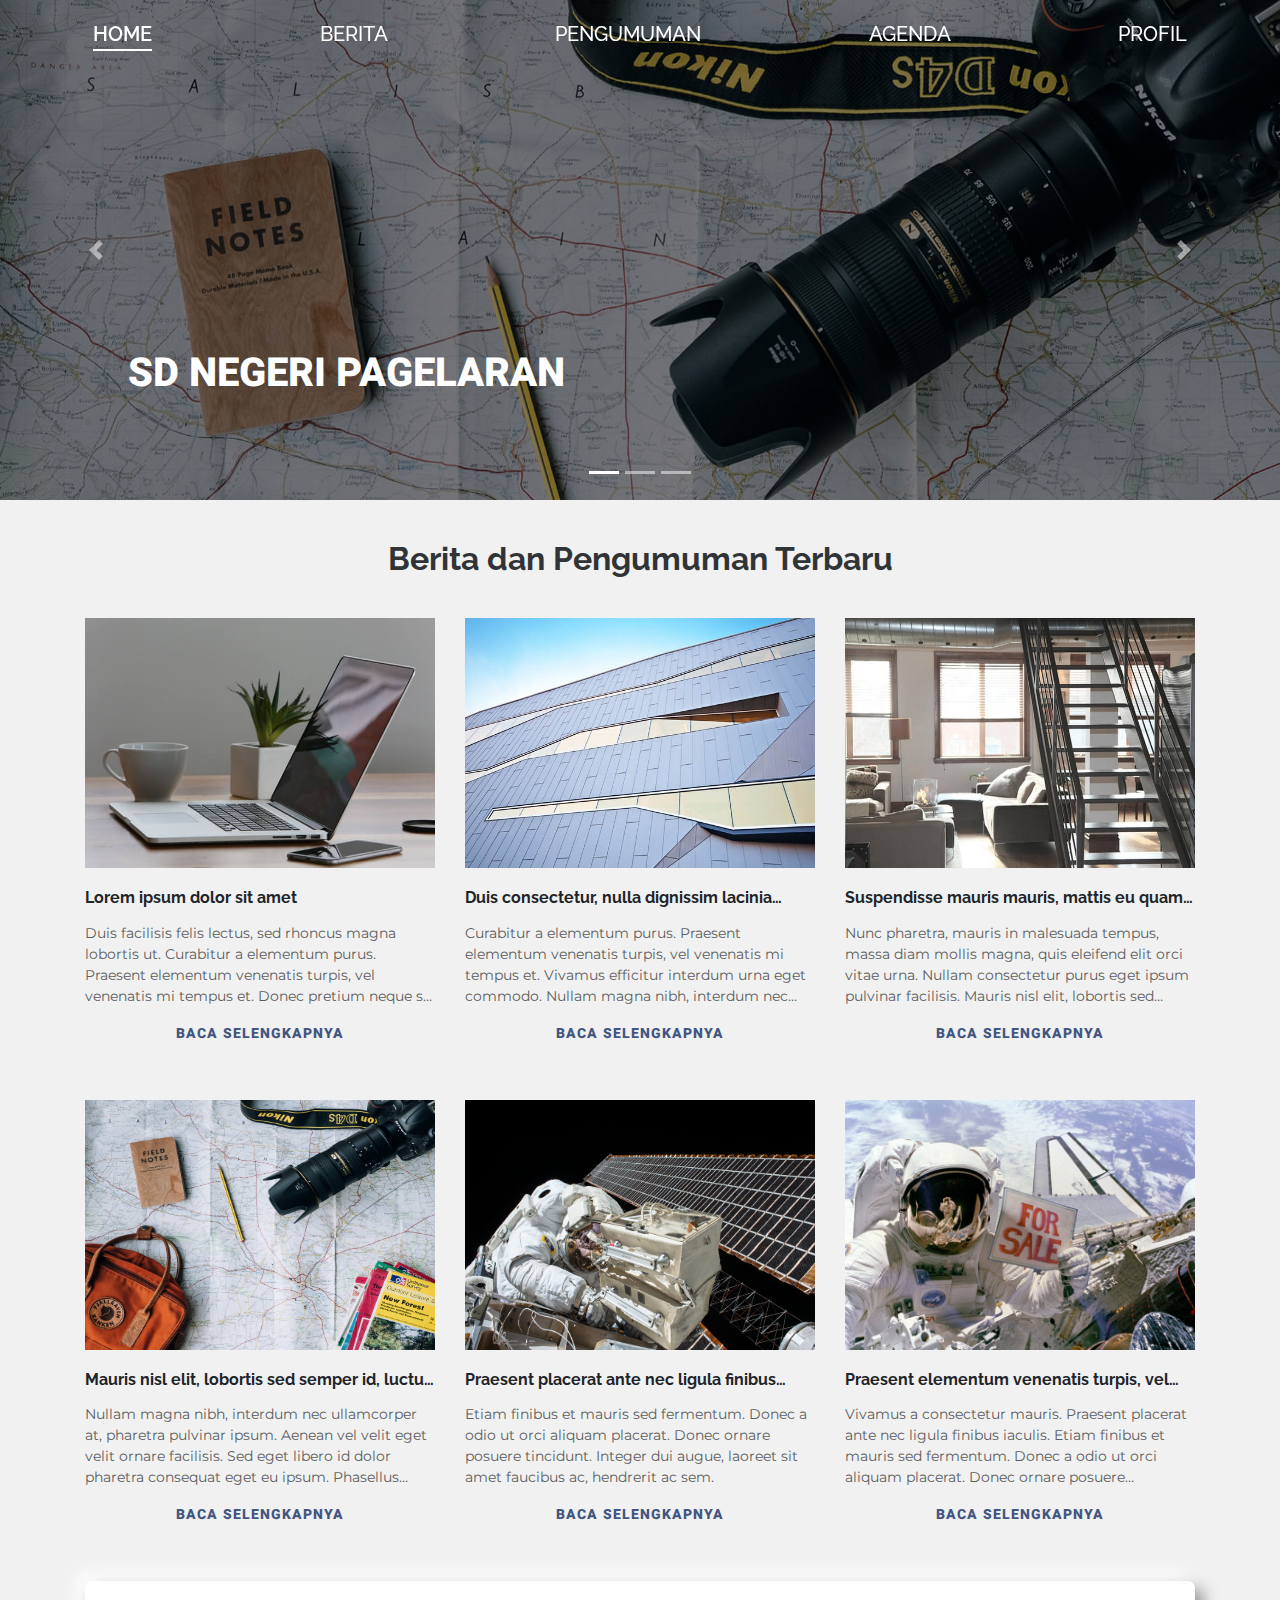
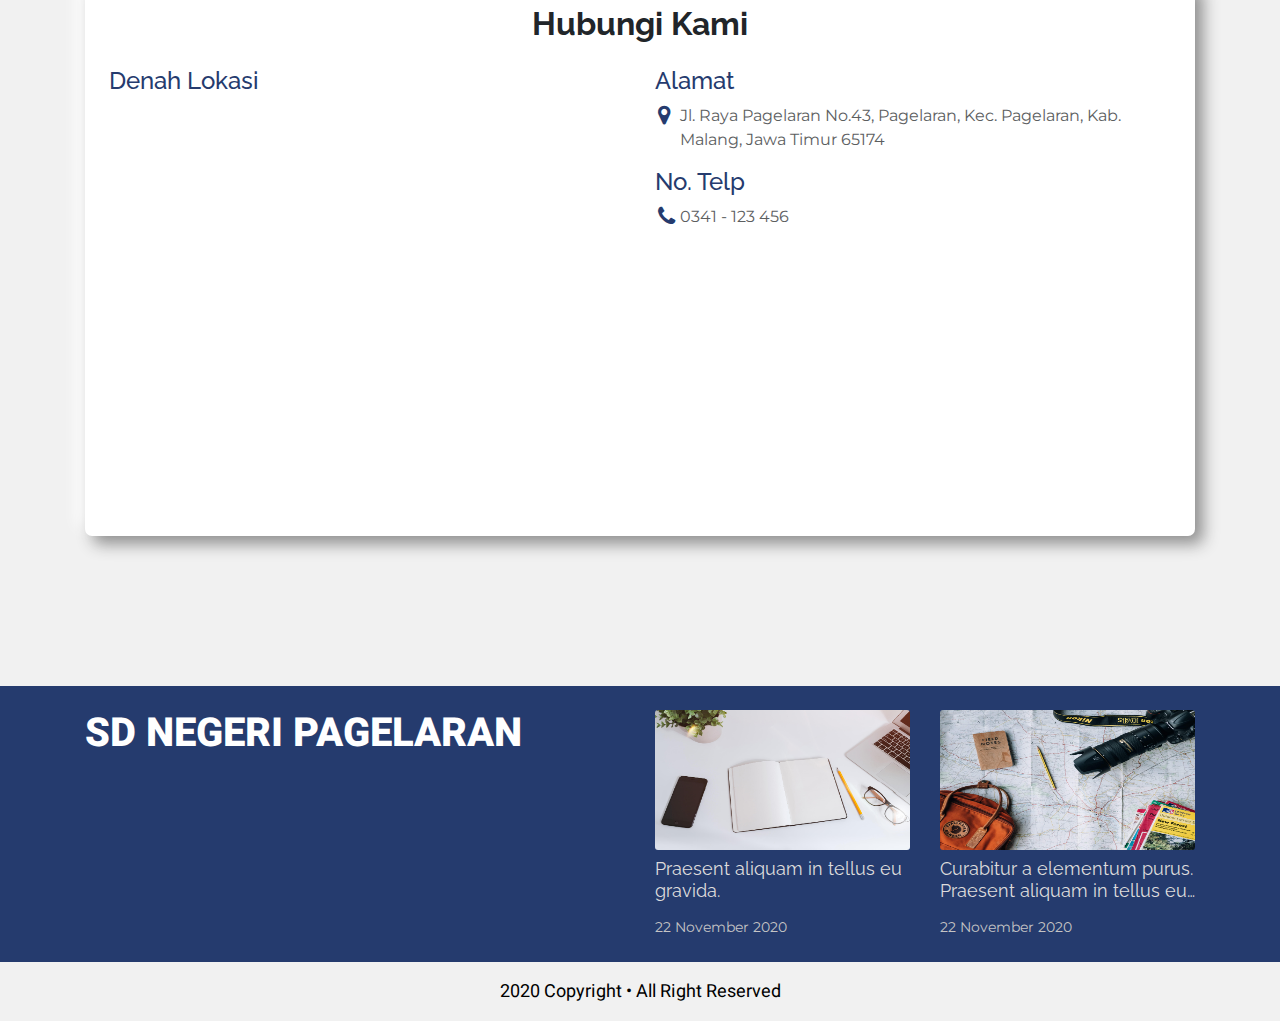
<file: index.html>
<!DOCTYPE html>
<html lang="en">
<head>
    <meta charset="UTF-8">
    <meta name="viewport" content="width=device-width, initial-scale=1.0, shrink-to-fit=no">
    <title>Home - SD Negeri Pagelaran</title>
    <link rel="stylesheet" href="assets/bootstrap/css/bootstrap.min.css">
    <link href="https://fonts.googleapis.com/css2?family=Heebo:wght@400;700&display=swap" rel="stylesheet">
    <link href="https://fonts.googleapis.com/css2?family=Montserrat&family=Raleway:wght@400;500;700&display=swap" rel="stylesheet">
    <link rel="stylesheet" href="assets/fonts/font-awesome.min.css">
    <link rel="stylesheet" href="assets/css/style.css">
</head>
<body>
    <nav class="navbar navbar-light navbar-expand-md fixed-top px-0" id="main-nav">
        <div class="container"><a class="navbar-brand d-md-none" href="index.html">SD NEGERI PAGELARAN</a><button data-toggle="collapse" data-target="#navbarResponsive" class="navbar-toggler" aria-controls="navbarResponsive" aria-expanded="false" aria-label="Toggle navigation"><i class="fa fa-bars"></i></button>
            <div
                class="collapse navbar-collapse" id="navbarResponsive">
                <ul class="nav navbar-nav d-flex justify-content-between ml-auto" style="width: 100%;">
                    <li class="nav-item"><a class="nav-link active" href="index.html">HOME</a></li>
                    <li class="nav-item"><a class="nav-link" href="posts.html">BERITA</a></li>
                    <li class="nav-item"><a class="nav-link" href="index.html">PENGUMUMAN</a></li>
                    <li class="nav-item"><a class="nav-link" href="index.html">AGENDA</a></li>
                    <li class="nav-item"><a class="nav-link" href="index.html">PROFIL</a></li>
                </ul>
            </div>
        </div>
    </nav>
    <div class="carousel slide carousel-fade" data-ride="carousel" id="carousel-1">
        <div class="carousel-inner">
            <div class="carousel-item active">
                <div class="overlay"></div><img class="w-100 d-block" src="assets/img/about-bg.jpg" alt="Slide Image">
                <h1 class="brand-header">SD NEGERI PAGELARAN</h1>
            </div>
            <div class="carousel-item">
                <div class="overlay"></div><img class="w-100 d-block" src="assets/img/post-sample-image.jpg" alt="Slide Image">
                <h1 class="brand-header">SD NEGERI PAGELARAN</h1>
            </div>
            <div class="carousel-item">
                <div class="overlay"></div><img class="w-100 d-block" src="assets/img/home-bg.jpg" alt="Slide Image">
                <h1 class="brand-header">SD NEGERI PAGELARAN</h1>
            </div>
        </div>
        <div><a class="carousel-control-prev" href="#carousel-1" role="button" data-slide="prev"><span class="carousel-control-prev-icon"></span><span class="sr-only">Previous</span></a><a class="carousel-control-next" href="#carousel-1" role="button" data-slide="next"><span class="carousel-control-next-icon"></span><span class="sr-only">Next</span></a></div>
        <ol
            class="carousel-indicators">
            <li data-target="#carousel-1" data-slide-to="0" class="active"></li>
            <li data-target="#carousel-1" data-slide-to="1"></li>
            <li data-target="#carousel-1" data-slide-to="2"></li>
        </ol>
    </div>
    <main>
        <div class="article-list">
            <div class="container">
                <div class="row">
                    <div class="col">
                        <h2 class="text-center heading m-0">Berita dan Pengumuman Terbaru</h2>
                    </div>
                </div>
                <div class="row justify-content-around articles">
                    <div class="col-sm col-md-6 col-lg-4 item">
                        <a href="post-detail.html"><img class="img-fluid" src="assets/img/desk.jpg" /></a>
                        <a href="post-detail.html">
                            <h3 class="name">Lorem ipsum dolor sit amet</h3>
                        </a>
                        <div class="description">Duis facilisis felis lectus, sed rhoncus magna lobortis ut. Curabitur a elementum purus. Praesent elementum venenatis turpis, vel venenatis mi tempus et. Donec pretium neque sit amet ipsum posuere venenatis. Nam porta id risus sit amet con...</div>
                        <a class="btn btn-link action" href="post-detail.html">Baca Selengkapnya</a>
                    </div>
                    <div class="col-sm col-md-6 col-lg-4 item">
                        <a href="post-detail.html"><img class="img-fluid" src="assets/img/building.jpg" /></a>
                        <a href="post-detail.html">
                            <h3 class="name">Duis consectetur, nulla dignissim lacinia vehicula, mi ipsum dignissim</h3>
                        </a>
                        <div class="description">Curabitur a elementum purus. Praesent elementum venenatis turpis, vel venenatis mi tempus et. Vivamus efficitur interdum urna eget commodo. Nullam magna nibh, interdum nec ullamcorp...</div>
                        <a class="btn btn-link action" href="post-detail.html">Baca Selengkapnya</a>
                    </div>
                    <div class="col-sm col-md-6 col-lg-4 item">
                        <a href="post-detail.html"><img class="img-fluid" src="assets/img/loft.jpg" /></a>
                        <a href="post-detail.html">
                            <h3 class="name">Suspendisse mauris mauris, mattis eu quam ut, lobortis ultricies nisl</h3>
                        </a>
                        <div class="description">Nunc pharetra, mauris in malesuada tempus, massa diam mollis magna, quis eleifend elit orci vitae urna. Nullam consectetur purus eget ipsum pulvinar facilisis. Mauris nisl elit, lobortis sed semper id, luctus at sem. Proin ac congue felis.</div>
                        <a class="btn btn-link action" href="post-detail.html">Baca Selengkapnya</a>
                    </div>
                    <div class="col-sm col-md-6 col-lg-4 item">
                        <a href="post-detail.html"><img class="img-fluid" src="assets/img/about-bg.jpg" /></a>
                        <a href="post-detail.html">
                            <h3 class="name">Mauris nisl elit, lobortis sed semper id, luctus at sem</h3>
                        </a>
                        <div class="description">Nullam magna nibh, interdum nec ullamcorper at, pharetra pulvinar ipsum. Aenean vel velit eget velit ornare facilisis. Sed eget libero id dolor pharetra consequat eget eu ipsum. Phasellus rhoncus nisi nisi, non convallis metus tempor non. Aliquam turpis lorem, porta vitae vehicula non, molestie et augue. Sed tristique nec ligula ac cursus.</div>
                        <a class="btn btn-link action" href="post-detail.html">Baca Selengkapnya</a>
                    </div>
                    <div class="col-sm col-md-6 col-lg-4 item">
                        <a href="post-detail.html"><img class="img-fluid" src="assets/img/post-bg.jpg" /></a>
                        <a href="post-detail.html">
                            <h3 class="name">Praesent placerat ante nec ligula finibus iaculis</h3>
                        </a>
                        <div class="description"> Etiam finibus et mauris sed fermentum. Donec a odio ut orci aliquam placerat. Donec ornare posuere tincidunt. Integer dui augue, laoreet sit amet faucibus ac, hendrerit ac sem.</div><a class="btn btn-link action" href="post-detail.html">Baca Selengkapnya</a>
                    </div>
                    <div class="col-sm col-md-6 col-lg-4 item">
                        <a href="post-detail.html"><img class="img-fluid" src="assets/img/post-sample-image.jpg" /></a>
                        <a href="post-detail.html">
                            <h3 class="name">Praesent elementum venenatis turpis, vel venenatis mi tempus et</h3>
                        </a>
                        <div class="description">Vivamus a consectetur mauris. Praesent placerat ante nec ligula finibus iaculis. Etiam finibus et mauris sed fermentum. Donec a odio ut orci aliquam placerat. Donec ornare posuere tincidunt.</div>
                        <a class="btn btn-link action" href="post-detail.html">Baca Selengkapnya</a>
                    </div>
                </div>
            </div>
        </div>
        <section class="contact-section">
            <div class="container">
                <div class="row contact-wrap m-0">
                    <div class="col p-4">
                        <h2 class="text-center mb-4">Hubungi Kami</h2>
                        <div class="row d-flex">
                            <div class="col-12 col-lg-6">
                                <h4 class="heading">Denah Lokasi</h4>
                                <iframe class="map-loc" src="https://www.google.com/maps/embed?pb=!1m18!1m12!1m3!1d3949.0360948821526!2d112.6155712143811!3d-8.199118384506495!2m3!1f0!2f0!3f0!3m2!1i1024!2i768!4f13.1!3m3!1m2!1s0x2e78a07850aef64d%3A0xf16ff30bd5ac4962!2sSDN%20Pagelaran!5e0!3m2!1sid!2sid!4v1601881812321!5m2!1sid!2sid" frameborder="0" allowfullscreen="" aria-hidden="false" tabindex="0" scrolling="no" marginheight="0" width="100%" height="400px"></iframe>
                            </div>
                            <div class="col-12 col-lg-6 mt-2 mt-lg-0 contact-detail">
                                <h4 class="heading">Alamat</h4>
                                <div class="row">
                                    <ul>
                                        <li class="addr">Jl. Raya Pagelaran No.43, Pagelaran, Kec. Pagelaran, Kab. Malang, Jawa Timur 65174</li>
                                    </ul>
                                </div>
                                <h4 class="heading">No. Telp</h4>
                                <div class="row">
                                    <ul>
                                        <li class="phone">0341 - 123 456</li>
                                    </ul>
                                </div>
                            </div>
                        </div>
                    </div>
                </div>
            </div>
        </section>
    </main>
    <footer class="p-0">
        <div class="container py-4">
            <div class="row">
                <div class="col-lg-6">
                    <h1>SD NEGERI PAGELARAN</h1>
                </div>
                <div class="col-md-6 col-lg-3 mt-3 mt-lg-0 card d-flex flex-row flex-md-column">
                    <div class="img-footer">
                        <a href="#">
                            <img src="assets/img/home-bg.jpg" alt="" class="img-fluid">
                        </a>
                    </div>
                    <div class="ml-3 ml-md-0 mt-md-2 foo-detail">
                        <a href="#">
                            <h4 class="card-title">Praesent aliquam in tellus eu gravida.</h4>
                            </a>
                        <div class="date">
                            <p class="m-0">22 November 2020</p>
                        </div>
                    </div>
                </div>
                <div class="col-md-6 col-lg-3 mt-3 mt-lg-0 card d-flex flex-row flex-md-column">
                    <div class="img-footer">
                        <a href="#">
                            <img src="assets/img/about-bg.jpg" alt="" class="img-fluid">
                        </a>
                    </div>
                    <div class="ml-3 ml-md-0 mt-md-2 foo-detail">
                        <a href="#">
                            <h4 class="card-title">Curabitur a elementum purus. Praesent aliquam in tellus eu gravida.</h4>
                        </a>
                        <div class="date">
                            <p class="m-0">22 November 2020</p>
                        </div>
                    </div>
                </div>
            </div>
        </div>
        <div class="container-fluid bg-white py-3 text-center">
            <p class="m-0">2020 Copyright • All Right Reserved</p>
        </div>
    </footer>

    <script src="assets/js/jquery.min.js"></script>
    <script src="assets/bootstrap/js/bootstrap.min.js"></script>
    <script src="assets/js/main.js"></script>
</body>
</html>
</file>
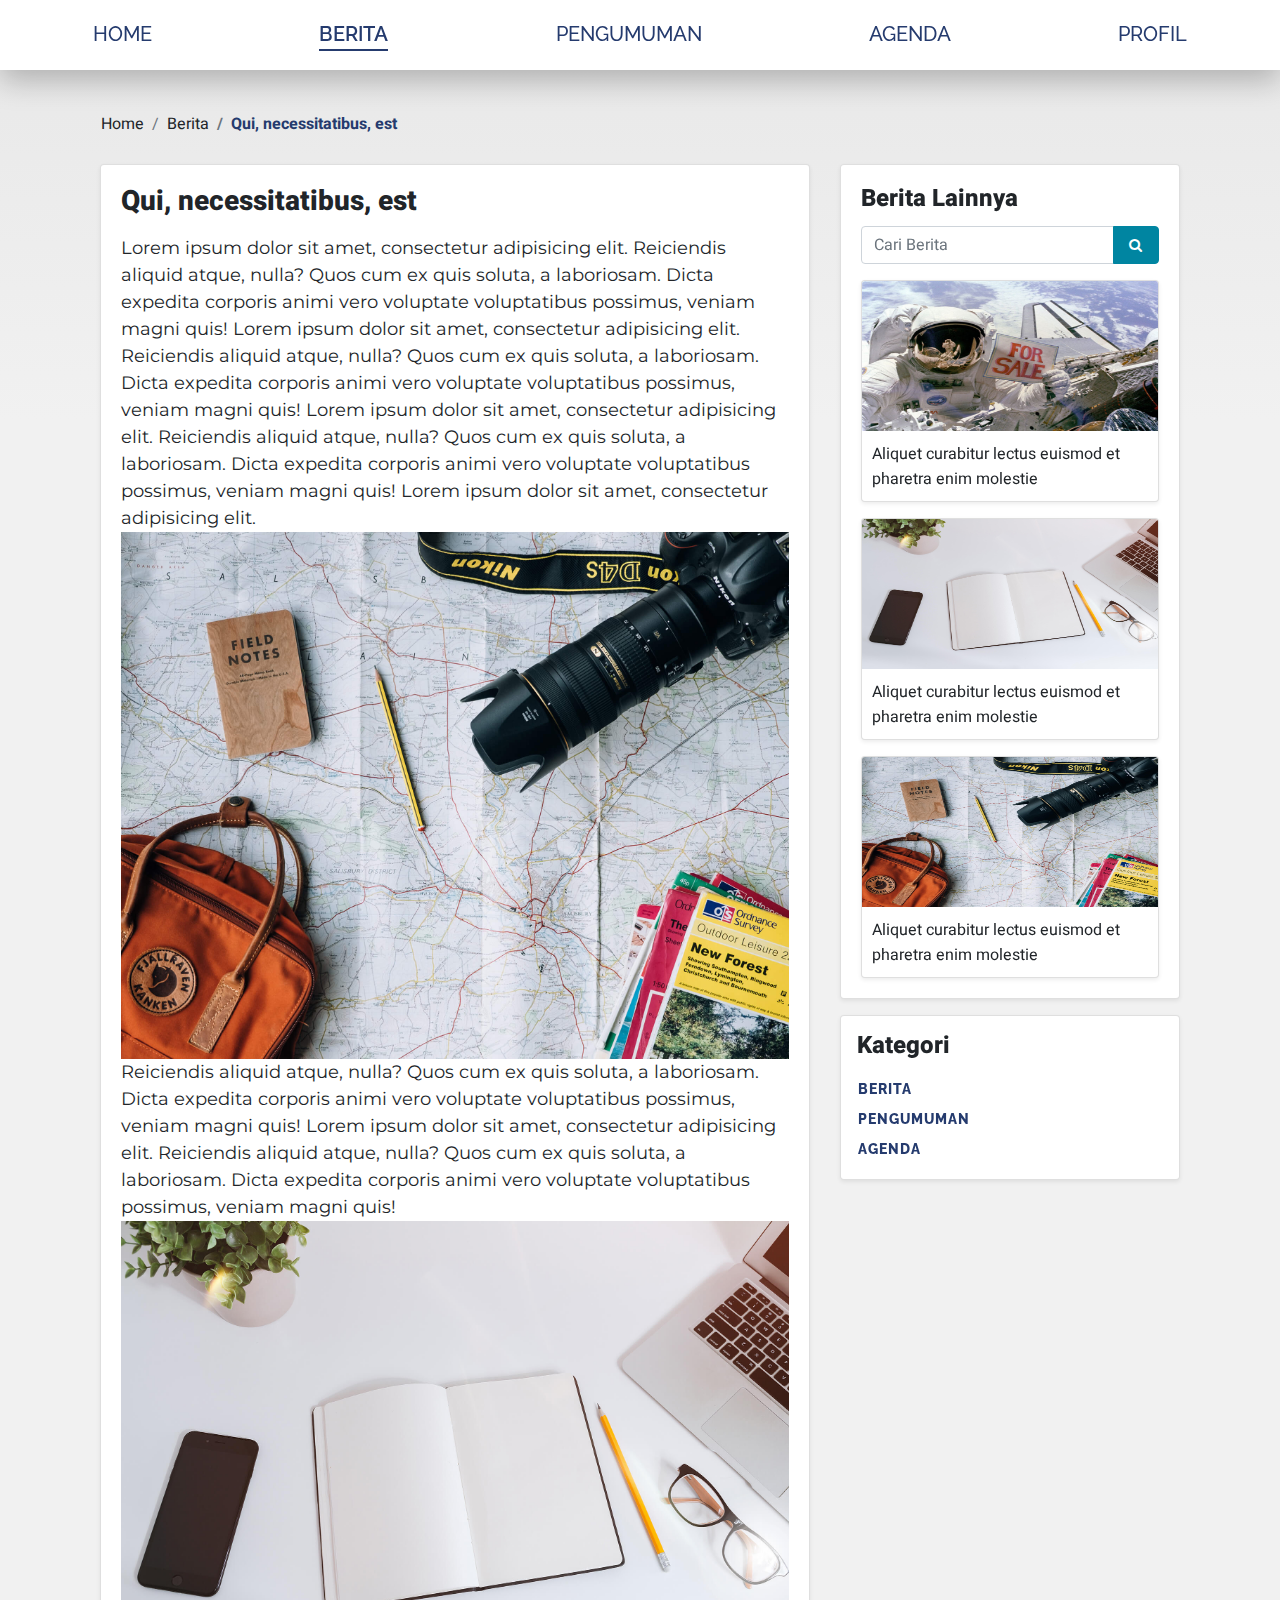
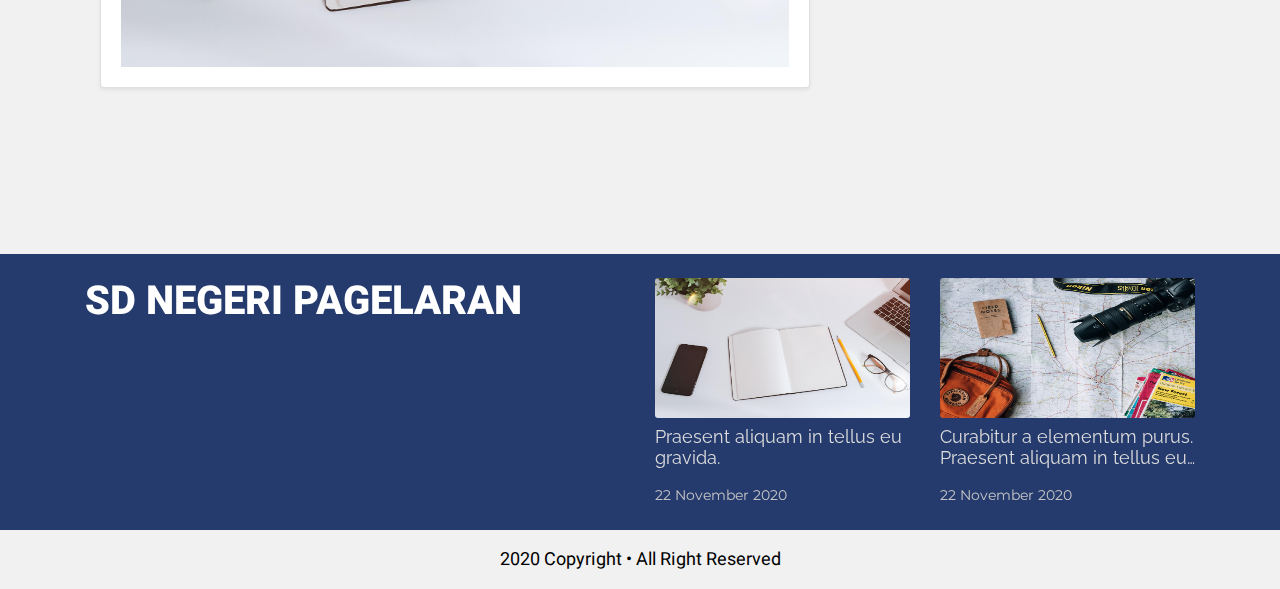
<file: post-detail.html>
<!DOCTYPE html>
<html lang="en">
<head>
    <meta charset="UTF-8">
    <meta name="viewport" content="width=device-width, initial-scale=1.0, shrink-to-fit=no">
    <title>Home - SD Negeri Pagelaran</title>
    <link rel="stylesheet" href="assets/bootstrap/css/bootstrap.min.css">
    <link href="https://fonts.googleapis.com/css2?family=Heebo:wght@400;700&display=swap" rel="stylesheet">
    <link href="https://fonts.googleapis.com/css2?family=Montserrat&family=Raleway:wght@400;500;700&display=swap" rel="stylesheet">
    <link rel="stylesheet" href="assets/fonts/font-awesome.min.css">
    <link rel="stylesheet" href="assets/css/style.css">
</head>
<body>
    <nav class="navbar navbar-light navbar-expand-md fixed-top fixed-solid px-0" id="main-nav">
        <div class="container"><a class="navbar-brand d-md-none" href="index.html">SD NEGERI PAGELARAN</a><button data-toggle="collapse" data-target="#navbarResponsive" class="navbar-toggler" aria-controls="navbarResponsive" aria-expanded="false" aria-label="Toggle navigation"><i class="fa fa-bars"></i></button>
            <div
                class="collapse navbar-collapse" id="navbarResponsive">
                <ul class="nav navbar-nav d-flex justify-content-between ml-auto" style="width: 100%;">
                    <li class="nav-item"><a class="nav-link" href="index.html">HOME</a></li>
                    <li class="nav-item"><a class="nav-link active" href="posts.html">BERITA</a></li>
                    <li class="nav-item"><a class="nav-link" href="index.html">PENGUMUMAN</a></li>
                    <li class="nav-item"><a class="nav-link" href="index.html">AGENDA</a></li>
                    <li class="nav-item"><a class="nav-link" href="index.html">PROFIL</a></li>
                </ul>
            </div>
        </div>
    </nav>
    <main>
        <section class="breadcrumb-bg"></section>
        <section class="content">
            <div class="container">
                <ol class="breadcrumb">
                    <li class="breadcrumb-item"><a href="index.html"><span>Home</span></a></li>
                    <li class="breadcrumb-item"><a href="posts.html"><span>Berita</span></a></li>
                    <li class="breadcrumb-item active"><span>Qui, necessitatibus, est</span></li>
                </ol>
                <div class="row mx-0">
                    <div class="col-md-8 pb-3 pb-md-0 main-post">
                        <div class="card mb-3">
                            <div class="card-body">
                                <h3 class="mb-3 card-title">Qui, necessitatibus, est</h3>
                                <div class="card-text">
                                    Lorem ipsum dolor sit amet, consectetur adipisicing elit. Reiciendis aliquid atque, nulla? Quos cum ex quis soluta, a laboriosam. Dicta expedita corporis animi vero voluptate voluptatibus possimus, veniam magni quis! Lorem ipsum dolor sit amet, consectetur adipisicing elit. Reiciendis aliquid atque, nulla? Quos cum ex quis soluta, a laboriosam. Dicta expedita corporis animi vero voluptate voluptatibus possimus, veniam magni quis! Lorem ipsum dolor sit amet, consectetur adipisicing elit. Reiciendis aliquid atque, nulla? Quos cum ex quis soluta, a laboriosam. Dicta expedita corporis animi vero voluptate voluptatibus possimus, veniam magni quis! Lorem ipsum dolor sit amet, consectetur adipisicing elit. 
                                    <img src="assets/img//about-bg.jpg" alt="featured-img" class="img-fluid">
                                    Reiciendis aliquid atque, nulla? Quos cum ex quis soluta, a laboriosam. Dicta expedita corporis animi vero voluptate voluptatibus possimus, veniam magni quis! Lorem ipsum dolor sit amet, consectetur adipisicing elit. Reiciendis aliquid atque, nulla? Quos cum ex quis soluta, a laboriosam. Dicta expedita corporis animi vero voluptate voluptatibus possimus, veniam magni quis!
                                    <img src="assets/img//home-bg.jpg" alt="featured-img" class="img-fluid">
                                </div>
                            </div>
                        </div>
                    </div>
                    <div class="col-md-4 other-post">
                        <div class="card mb-3 wrap">
                            <h4 class="card-title">Berita Lainnya</h4>
                            <form action="">
                                <div class="form-search input-group">
                                    <input type="text" name="search" id="" class="form-control" placeholder="Cari Berita">
                                    <div class="input-group-append">
                                        <button type="submit" class="btn btn-primary btn-search">
                                            <i class="fa fa-search"></i>
                                        </button>
                                    </div>
                                </div>
                            </form>
                            <div class="card other-post-item mt-3">
                                <a href="">
                                    <img src="assets/img//post-sample-image.jpg" alt="featured-img" class="card-img-top">
                                    <div class="card-body">
                                        <span class="card-title">Aliquet curabitur lectus euismod et pharetra enim molestie</span>
                                    </div>
                                </a>
                            </div>
                            <div class="card other-post-item mt-3">
                                <a href="">
                                    <img src="assets/img//home-bg.jpg" alt="featured-img" class="card-img-top">
                                    <div class="card-body">
                                        <span class="card-title">Aliquet curabitur lectus euismod et pharetra enim molestie</span>
                                    </div>
                                </a>
                            </div>
                            <div class="card other-post-item mt-3">
                                <a href="">
                                    <img src="assets/img//about-bg.jpg" alt="featured-img" class="card-img-top">
                                    <div class="card-body">
                                        <span class="card-title">Aliquet curabitur lectus euismod et pharetra enim molestie</span>
                                    </div>
                                </a>
                            </div>
                        </div>
                        <div class="card p-3 cat">
                            <h4 class="card-title">Kategori</h4>
                            <ul class="mb-0 list-unstyled">
                                <li>
                                    <a href="posts.html" class="btn btn-link">Berita</a>
                                </li>
                                <li>
                                    <a href="" class="btn btn-link">Pengumuman</a>
                                </li>
                                <li>
                                    <a href="" class="btn btn-link">Agenda</a>
                                </li>
                            </ul>
                        </div>
                    </div>
                </div>
            </div>
        </section>
    </main>
    <footer class="p-0">
        <div class="container py-4">
            <div class="row">
                <div class="col-lg-6">
                    <h1>SD NEGERI PAGELARAN</h1>
                </div>
                <div class="col-md-6 col-lg-3 mt-3 mt-lg-0 card d-flex flex-row flex-md-column">
                    <div class="img-footer">
                        <a href="#">
                            <img src="assets/img/home-bg.jpg" alt="" class="img-fluid">
                        </a>
                    </div>
                    <div class="ml-3 ml-md-0 mt-md-2 foo-detail">
                        <a href="#">
                            <h4 class="card-title">Praesent aliquam in tellus eu gravida.</h4>
                            </a>
                        <div class="date">
                            <p class="m-0">22 November 2020</p>
                        </div>
                    </div>
                </div>
                <div class="col-md-6 col-lg-3 mt-3 mt-lg-0 card d-flex flex-row flex-md-column">
                    <div class="img-footer">
                        <a href="#">
                            <img src="assets/img/about-bg.jpg" alt="" class="img-fluid">
                        </a>
                    </div>
                    <div class="ml-3 ml-md-0 mt-md-2 foo-detail">
                        <a href="#">
                            <h4 class="card-title">Curabitur a elementum purus. Praesent aliquam in tellus eu gravida.</h4>
                        </a>
                        <div class="date">
                            <p class="m-0">22 November 2020</p>
                        </div>
                    </div>
                </div>
            </div>
        </div>
        <div class="container-fluid bg-white py-3 text-center">
            <p class="m-0">2020 Copyright • All Right Reserved</p>
        </div>
    </footer>

    <script src="assets/js/jquery.min.js"></script>
    <script src="assets/bootstrap/js/bootstrap.min.js"></script>
    <script src="assets/js/main.js"></script>
</body>
</html>
</file>
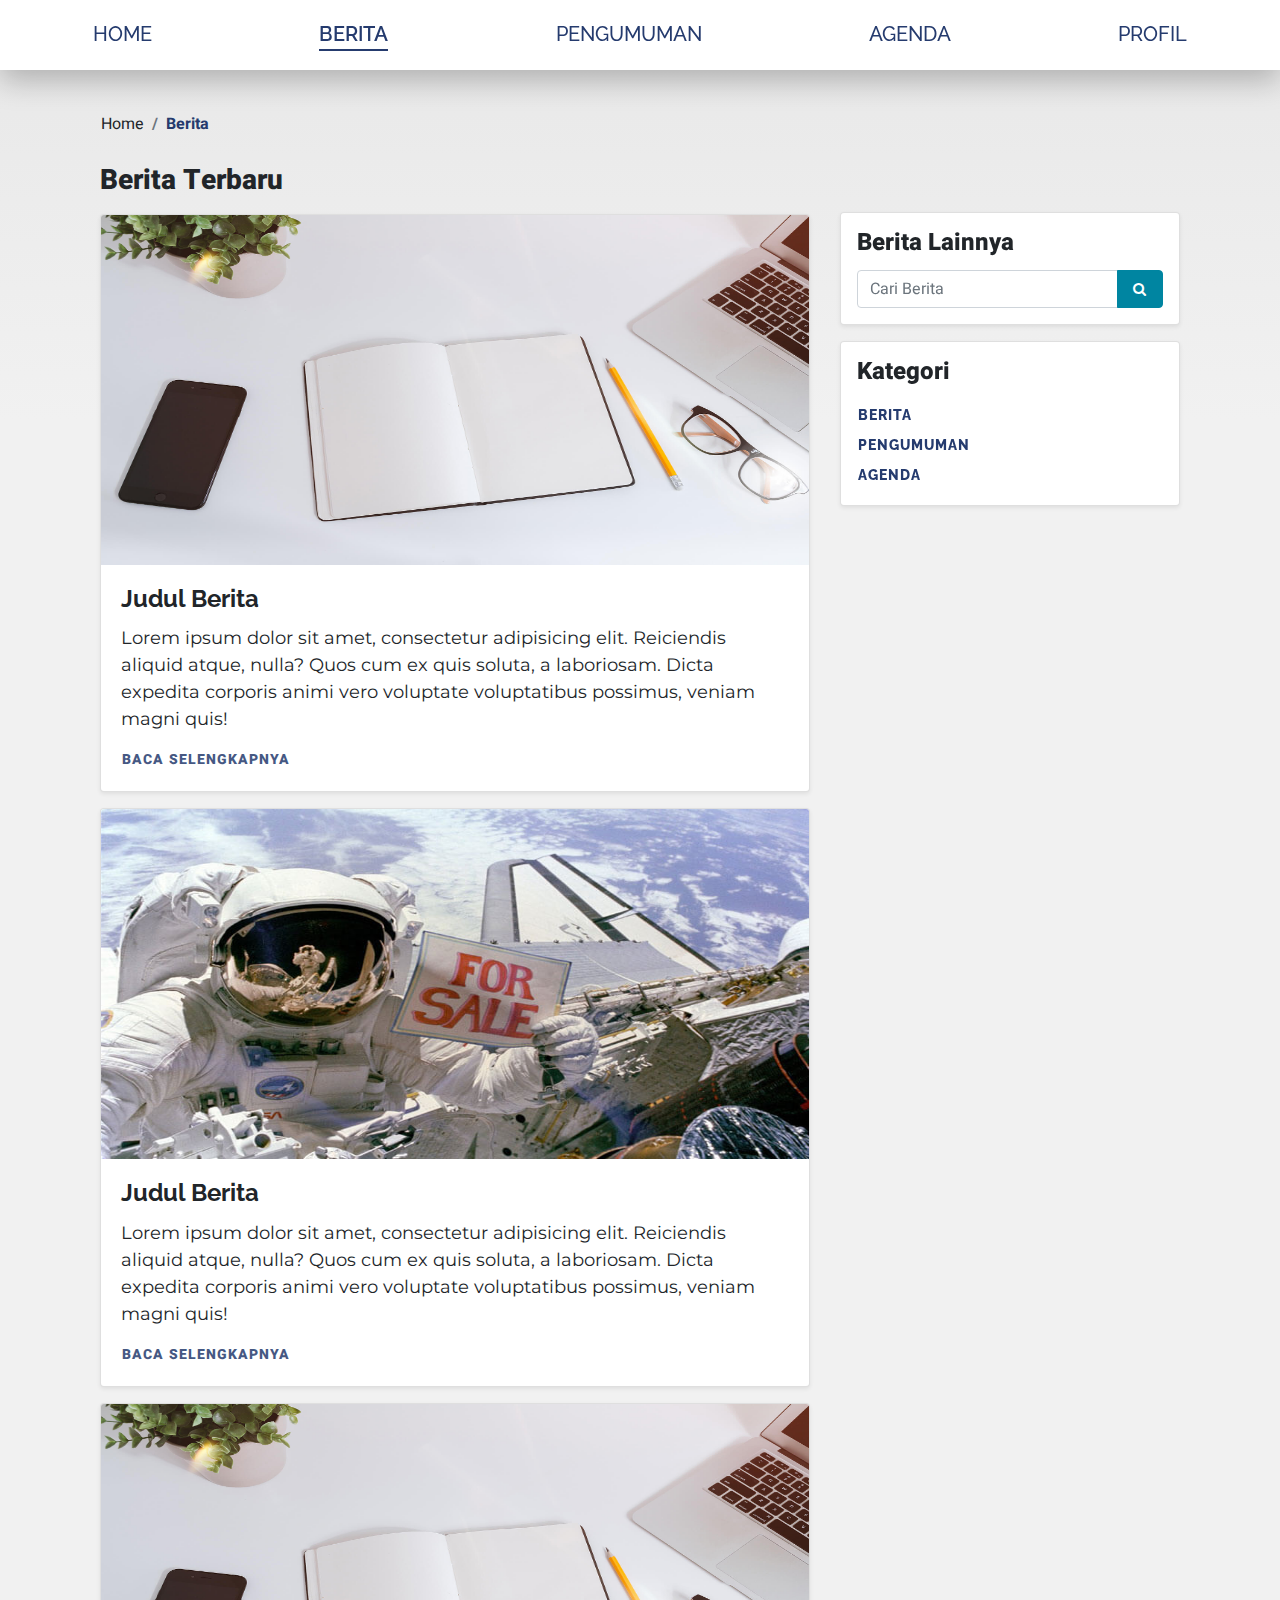
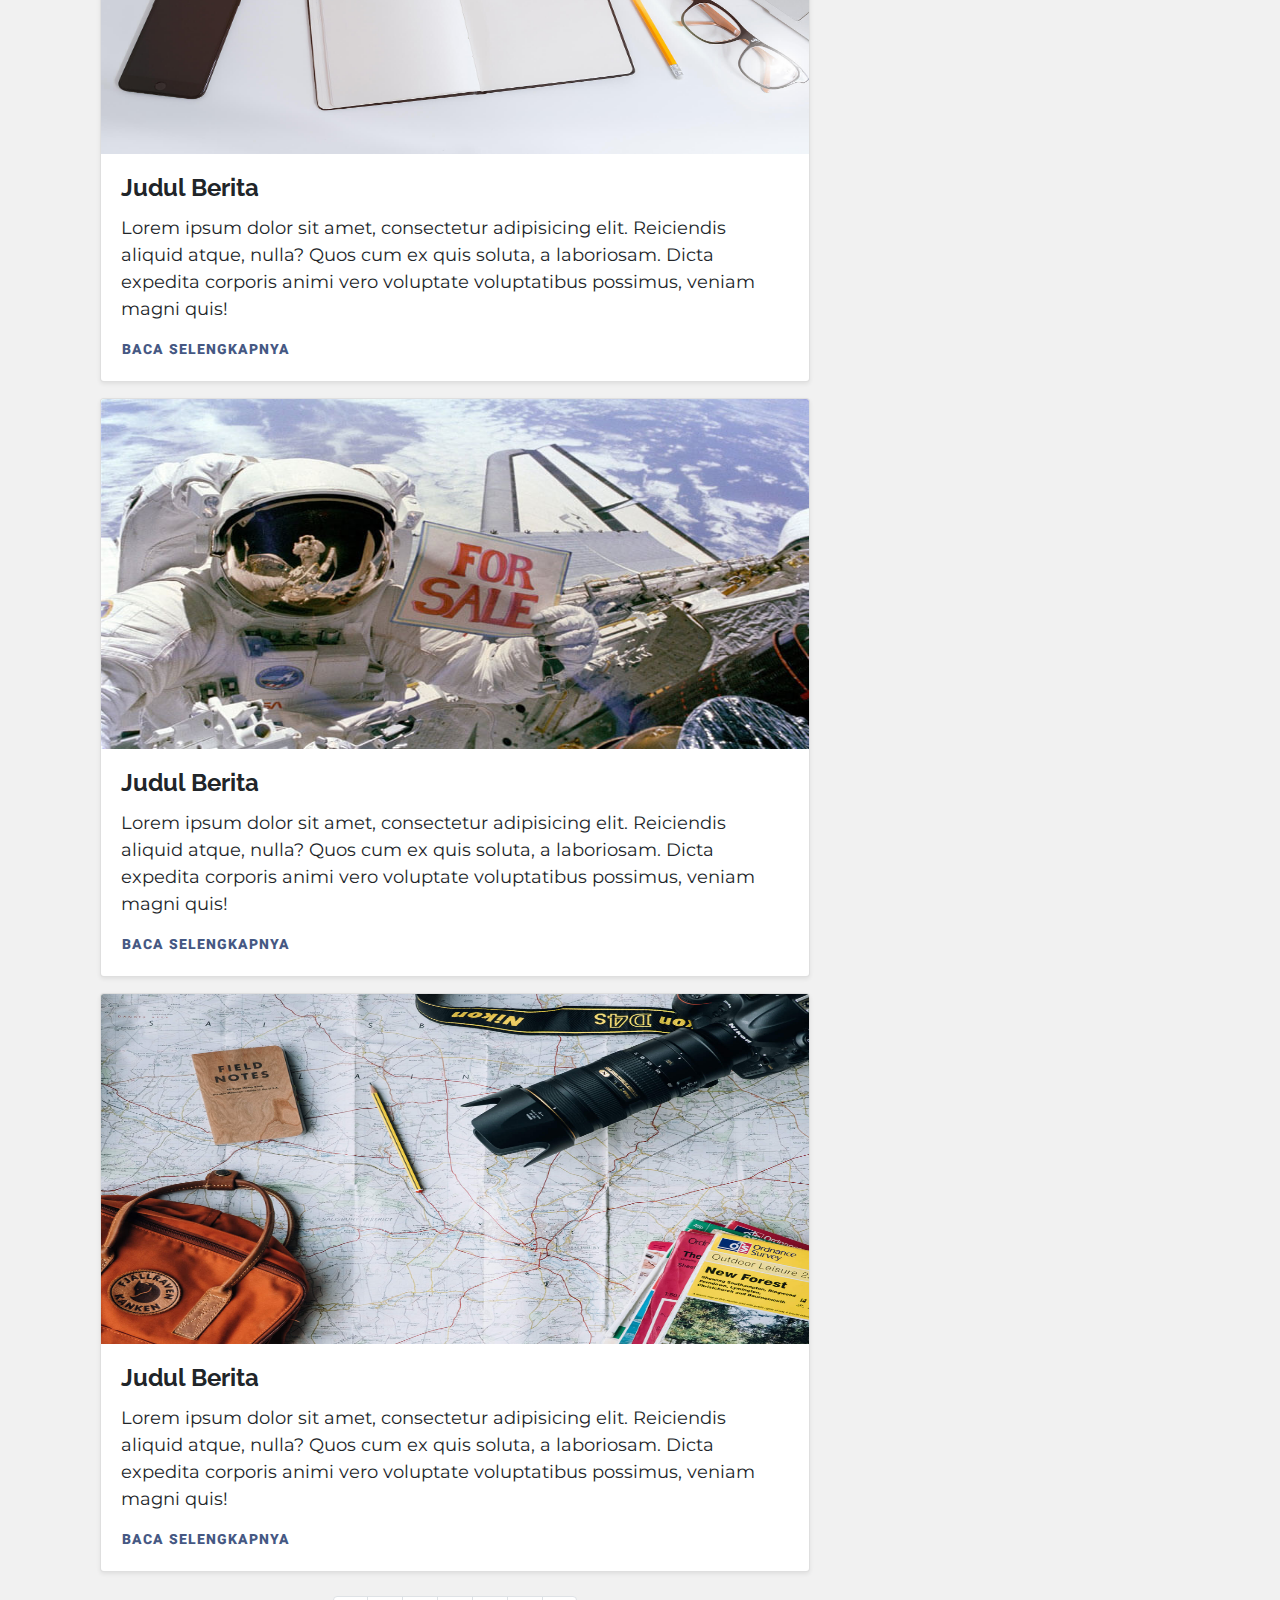
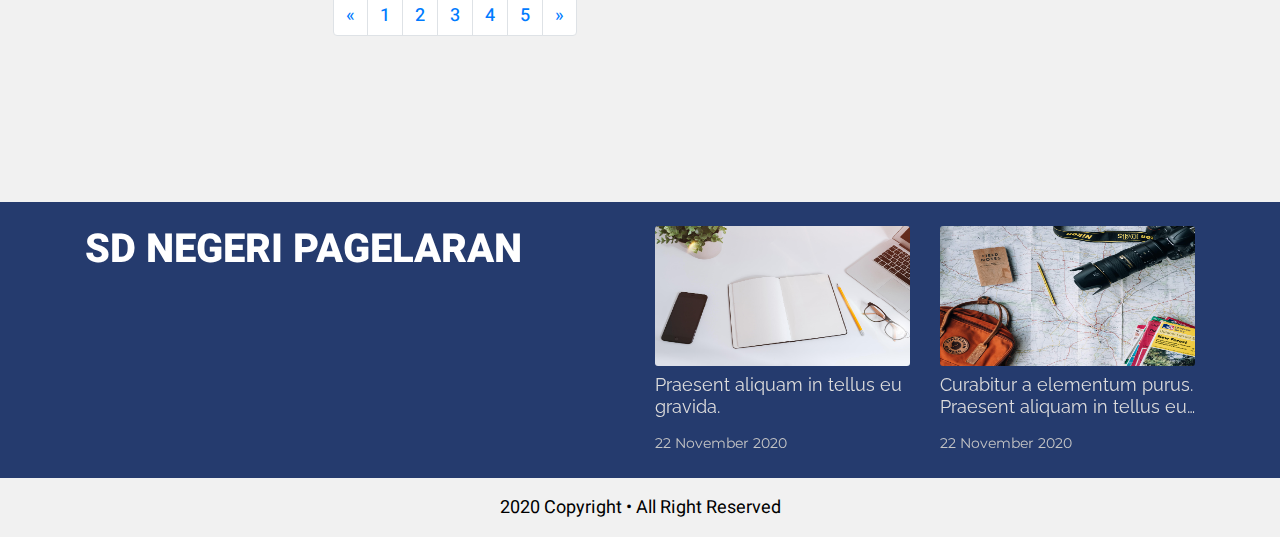
<file: posts.html>
<!DOCTYPE html>
<html lang="en">
<head>
    <meta charset="UTF-8">
    <meta name="viewport" content="width=device-width, initial-scale=1.0, shrink-to-fit=no">
    <title>Home - SD Negeri Pagelaran</title>
    <link rel="stylesheet" href="assets/bootstrap/css/bootstrap.min.css">
    <link href="https://fonts.googleapis.com/css2?family=Heebo:wght@400;700&display=swap" rel="stylesheet">
    <link href="https://fonts.googleapis.com/css2?family=Montserrat&family=Raleway:wght@400;500;700&display=swap" rel="stylesheet">
    <link rel="stylesheet" href="assets/fonts/font-awesome.min.css">
    <link rel="stylesheet" href="assets/css/style.css">
</head>
<body>
    <nav class="navbar navbar-light navbar-expand-md fixed-top fixed-solid px-0" id="main-nav">
        <div class="container"><a class="navbar-brand d-md-none" href="index.html">SD NEGERI PAGELARAN</a><button data-toggle="collapse" data-target="#navbarResponsive" class="navbar-toggler" aria-controls="navbarResponsive" aria-expanded="false" aria-label="Toggle navigation"><i class="fa fa-bars"></i></button>
            <div
                class="collapse navbar-collapse" id="navbarResponsive">
                <ul class="nav navbar-nav d-flex justify-content-between ml-auto" style="width: 100%;">
                    <li class="nav-item"><a class="nav-link" href="index.html">HOME</a></li>
                    <li class="nav-item"><a class="nav-link active" href="posts.html">BERITA</a></li>
                    <li class="nav-item"><a class="nav-link" href="index.html">PENGUMUMAN</a></li>
                    <li class="nav-item"><a class="nav-link" href="index.html">AGENDA</a></li>
                    <li class="nav-item"><a class="nav-link" href="index.html">PROFIL</a></li>
                </ul>
            </div>
        </div>
    </nav>
    <main>
        <section class="breadcrumb-bg"></section>
        <section class="content">
            <div class="container">
                <ol class="breadcrumb">
                    <li class="breadcrumb-item"><a href="index.html"><span>Home</span></a></li>
                    <li class="breadcrumb-item active"><span>Berita</span></li>
                </ol>
                <div class="row mx-0">
                    <div class="col-md-8 pb-3 pb-md-0 main-post">
                        <h3 class="mb-3">Berita Terbaru</h3>
                        <div class="card mb-3">
                            <img src="assets/img//home-bg.jpg" alt="featured-img" class="card-img-top">
                            <div class="card-body">
                                <a href="post-detail.html" class="title-link">
                                    <h4 class="card-title">Judul Berita</h4>
                                </a>
                                <div class="card-text">
                                    Lorem ipsum dolor sit amet, consectetur adipisicing elit. Reiciendis aliquid atque, nulla? Quos cum ex quis soluta, a laboriosam. Dicta expedita corporis animi vero voluptate voluptatibus possimus, veniam magni quis!
                                </div>
                                <a class="btn btn-link pl-0 pb-0" href="post-detail.html">Baca Selengkapnya</a>
                            </div>
                        </div>
                        <div class="card mb-3">
                            <img src="assets/img//post-sample-image.jpg" alt="featured-img" class="card-img-top">
                            <div class="card-body">
                                <a href="post-detail.html" class="title-link">
                                    <h4 class="card-title">Judul Berita</h4>
                                </a>
                                <div class="card-text">
                                    Lorem ipsum dolor sit amet, consectetur adipisicing elit. Reiciendis aliquid atque, nulla? Quos cum ex quis soluta, a laboriosam. Dicta expedita corporis animi vero voluptate voluptatibus possimus, veniam magni quis!
                                </div>
                                <a class="btn btn-link pl-0 pb-0" href="post-detail.html">Baca Selengkapnya</a>
                            </div>
                        </div>
                        <div class="card mb-3">
                            <img src="assets/img//home-bg.jpg" alt="featured-img" class="card-img-top">
                            <div class="card-body">
                                <a href="post-detail.html" class="title-link">
                                    <h4 class="card-title">Judul Berita</h4>
                                </a>
                                <div class="card-text">
                                    Lorem ipsum dolor sit amet, consectetur adipisicing elit. Reiciendis aliquid atque, nulla? Quos cum ex quis soluta, a laboriosam. Dicta expedita corporis animi vero voluptate voluptatibus possimus, veniam magni quis!
                                </div>
                                <a class="btn btn-link pl-0 pb-0" href="post-detail.html">Baca Selengkapnya</a>
                            </div>
                        </div>
                        <div class="card mb-3">
                            <img src="assets/img//post-sample-image.jpg" alt="featured-img" class="card-img-top">
                            <div class="card-body">
                                <a href="post-detail.html" class="title-link">
                                    <h4 class="card-title">Judul Berita</h4>
                                </a>
                                <div class="card-text">
                                    Lorem ipsum dolor sit amet, consectetur adipisicing elit. Reiciendis aliquid atque, nulla? Quos cum ex quis soluta, a laboriosam. Dicta expedita corporis animi vero voluptate voluptatibus possimus, veniam magni quis!
                                </div>
                                <a class="btn btn-link pl-0 pb-0" href="post-detail.html">Baca Selengkapnya</a>
                            </div>
                        </div>
                        <div class="card mb-3">
                            <img src="assets/img//about-bg.jpg" alt="featured-img" class="card-img-top">
                            <div class="card-body">
                                <a href="post-detail.html" class="title-link">
                                    <h4 class="card-title">Judul Berita</h4>
                                </a>
                                <div class="card-text">
                                    Lorem ipsum dolor sit amet, consectetur adipisicing elit. Reiciendis aliquid atque, nulla? Quos cum ex quis soluta, a laboriosam. Dicta expedita corporis animi vero voluptate voluptatibus possimus, veniam magni quis!
                                </div>
                                <a class="btn btn-link pl-0 pb-0" href="post-detail.html">Baca Selengkapnya</a>
                            </div>
                        </div>
                        <nav class="d-flex justify-content-center mt-4">
                            <ul class="pagination">
                                <li class="page-item"><a class="page-link" href="#" aria-label="Previous"><span aria-hidden="true">«</span></a></li>
                                <li class="page-item"><a class="page-link" href="#">1</a></li>
                                <li class="page-item"><a class="page-link" href="#">2</a></li>
                                <li class="page-item"><a class="page-link" href="#">3</a></li>
                                <li class="page-item"><a class="page-link" href="#">4</a></li>
                                <li class="page-item"><a class="page-link" href="#">5</a></li>
                                <li class="page-item"><a class="page-link" href="#" aria-label="Next"><span aria-hidden="true">»</span></a></li>
                            </ul>
                        </nav>
                    </div>
                    <div class="col-md-4 other-post">
                        <div class="card p-3 mb-3 mt-md-5">
                            <h4 class="card-title">Berita Lainnya</h4>
                            <form action="">
                                <div class="form-search input-group">
                                    <input type="text" name="search" id="" class="form-control" placeholder="Cari Berita">
                                    <div class="input-group-append">
                                        <button type="submit" class="btn btn-primary btn-search">
                                            <i class="fa fa-search"></i>
                                        </button>
                                    </div>
                                </div>
                            </form>
                        </div>
                        <div class="card p-3 cat">
                            <h4 class="card-title">Kategori</h4>
                            <ul class="mb-0 list-unstyled">
                                <li>
                                    <a href="posts.html" class="btn btn-link">Berita</a>
                                </li>
                                <li>
                                    <a href="" class="btn btn-link">Pengumuman</a>
                                </li>
                                <li>
                                    <a href="" class="btn btn-link">Agenda</a>
                                </li>
                            </ul>
                        </div>
                    </div>
                </div>
            </div>
        </section>
    </main>
    <footer class="p-0">
        <div class="container py-4">
            <div class="row">
                <div class="col-lg-6">
                    <h1>SD NEGERI PAGELARAN</h1>
                </div>
                <div class="col-md-6 col-lg-3 mt-3 mt-lg-0 card d-flex flex-row flex-md-column">
                    <div class="img-footer">
                        <a href="#">
                            <img src="assets/img/home-bg.jpg" alt="" class="img-fluid">
                        </a>
                    </div>
                    <div class="ml-3 ml-md-0 mt-md-2 foo-detail">
                        <a href="#">
                            <h4 class="card-title">Praesent aliquam in tellus eu gravida.</h4>
                            </a>
                        <div class="date">
                            <p class="m-0">22 November 2020</p>
                        </div>
                    </div>
                </div>
                <div class="col-md-6 col-lg-3 mt-3 mt-lg-0 card d-flex flex-row flex-md-column">
                    <div class="img-footer">
                        <a href="#">
                            <img src="assets/img/about-bg.jpg" alt="" class="img-fluid">
                        </a>
                    </div>
                    <div class="ml-3 ml-md-0 mt-md-2 foo-detail">
                        <a href="#">
                            <h4 class="card-title">Curabitur a elementum purus. Praesent aliquam in tellus eu gravida.</h4>
                        </a>
                        <div class="date">
                            <p class="m-0">22 November 2020</p>
                        </div>
                    </div>
                </div>
            </div>
        </div>
        <div class="container-fluid bg-white py-3 text-center">
            <p class="m-0">2020 Copyright • All Right Reserved</p>
        </div>
    </footer>

    <script src="assets/js/jquery.min.js"></script>
    <script src="assets/bootstrap/js/bootstrap.min.js"></script>
    <script src="assets/js/main.js"></script>
</body>
</html>
</file>
<file: assets/css/style.css>
* {
  margin: 0;
  padding: 0;
}

body {
  background-color: #f1f1f1;
}

#main-nav {
  -webkit-transition: background-color 1s ease 0s;
  transition: background-color 1s ease 0s;
  height: 70px;
  font-family: 'Raleway';
}

#main-nav .navbar-brand {
  font-family: 'Heebo';
  font-weight: 700;
  color: #253b6e;
  font-size: 4vw;
  letter-spacing: .5px;
}

@media (max-width: 317px) {
  #main-nav .navbar-toggler {
    margin-bottom: 12px;
  }
}

#main-nav .navbar-toggler i {
  color: #253B6E;
}

#main-nav .navbar-toggler i:hover {
  color: #0F1B37;
}

#main-nav .navbar-nav {
  font-size: 20px;
}

@media (max-width: 767px) {
  #main-nav .navbar-nav .nav-item.show {
    padding-bottom: 8px;
  }
}

#main-nav .navbar-nav .nav-item .nav-link {
  font-weight: 500;
  display: inline-block;
  color: #FFF;
  -webkit-transition: color 0.6s ease 0s;
  transition: color 0.6s ease 0s;
}

#main-nav .navbar-nav .nav-item .nav-link.active, #main-nav .navbar-nav .nav-item .nav-link:hover {
  font-weight: 600;
}

#main-nav .navbar-nav .nav-item .nav-link.active:after, #main-nav .navbar-nav .nav-item .nav-link:hover:after {
  width: 100%;
}

#main-nav .navbar-nav .nav-item .nav-link:after {
  content: '';
  display: block;
  width: 0;
  height: 2px;
  background: #FFF;
  -webkit-transition: width .3s;
  transition: width .3s;
}

#main-nav.fixed-solid {
  -webkit-box-shadow: 0px 10px 30px rgba(0, 0, 0, 0.25);
          box-shadow: 0px 10px 30px rgba(0, 0, 0, 0.25);
  background: #FFF;
  -webkit-transition: background-color 1s ease 0s;
  transition: background-color 1s ease 0s;
}

#main-nav.fixed-solid .navbar-nav .nav-item .nav-link {
  display: inline-block;
  color: #253B6E;
  -webkit-transition: color 0.6s ease 0s;
  transition: color 0.6s ease 0s;
}

#main-nav.fixed-solid .navbar-nav .nav-item .nav-link.active, #main-nav.fixed-solid .navbar-nav .nav-item .nav-link:hover {
  font-weight: 600;
}

#main-nav.fixed-solid .navbar-nav .nav-item .nav-link.active:after, #main-nav.fixed-solid .navbar-nav .nav-item .nav-link:hover:after {
  width: 100%;
}

#main-nav.fixed-solid .navbar-nav .nav-item .nav-link:after {
  content: '';
  display: block;
  width: 0;
  height: 2px;
  background: #253B6E;
  -webkit-transition: width .3s;
  transition: width .3s;
}

.carousel-fade .carousel-inner {
  max-height: 500px;
}

.carousel-fade .carousel-inner .carousel-item .overlay {
  background-color: #000;
  opacity: 0.5;
  position: absolute;
  top: 0;
  bottom: 0;
  left: 0;
  right: 0;
  height: 100%;
  width: 100%;
}

.carousel-fade .carousel-inner .carousel-item .brand-header {
  position: absolute;
  top: 350px;
  left: 10%;
  color: #FFF;
  font-family: 'Heebo';
}

@media (max-width: 767px) {
  .carousel-fade .carousel-inner .carousel-item .brand-header {
    display: none;
  }
}

main .article-list {
  background-color: #f1f1f1;
  color: #313437;
}

main .article-list .row h2 {
  font-family: 'Raleway';
  font-weight: 700;
  padding-top: 40px;
}

@media (max-width: 767px) {
  main .article-list .row h2 {
    padding-top: 30px;
    font-size: 24px;
  }
}

main .article-list .row.articles {
  padding-bottom: 40px;
}

main .article-list .row.articles .item {
  padding-top: 40px;
  min-height: 425px;
  text-align: center;
}

@media (max-width: 575px) {
  main .article-list .row.articles .item {
    border-bottom: 1px solid;
    padding: 40px 0px 15px 0px;
    margin-left: 15px;
    margin-right: 15px;
  }
}

main .article-list .row.articles .item a {
  text-decoration: none;
  font-family: 'Heebo';
}

main .article-list .row.articles .item a.action {
  opacity: .85;
  -webkit-transition: opacity 0.2s;
  transition: opacity 0.2s;
  color: #253B6E;
}

main .article-list .row.articles .item a.action:hover {
  color: #007bff;
  opacity: 1;
}

main .article-list .row.articles .item a .img-fluid {
  width: 100%;
  height: auto;
}

@media (max-width: 575px) {
  main .article-list .row.articles .item a .img-fluid {
    max-height: 360px;
  }
}

@media (min-width: 576px) {
  main .article-list .row.articles .item a .img-fluid {
    height: 150px;
  }
}

@media (min-width: 767px) {
  main .article-list .row.articles .item a .img-fluid {
    height: 200px;
  }
}

@media (min-width: 1200px) {
  main .article-list .row.articles .item a .img-fluid {
    height: 250px;
  }
}

main .article-list .row.articles .item h3.name {
  font-family: 'Raleway';
  text-align: left;
  font-weight: 700;
  font-size: 16px;
  margin-top: 20px;
  display: -webkit-box;
  -webkit-line-clamp: 1;
  -webkit-box-orient: vertical;
  overflow: hidden;
  text-overflow: ellipsis;
}

main .article-list .row.articles .item h3.name:hover {
  color: #253B6E;
}

main .article-list .row.articles .item .description {
  font-family: 'Montserrat';
  text-align: left;
  color: #5C5E5F;
  font-size: 14px;
  margin-top: 15px;
  margin-bottom: 0;
  display: -webkit-box;
  -webkit-line-clamp: 4;
  -webkit-box-orient: vertical;
  overflow: hidden;
  text-overflow: ellipsis;
}

main .contact-section {
  background-color: #f1f1f1;
}

main .contact-section .container .contact-wrap {
  background-color: #FFF;
  border-radius: 7px;
  -webkit-box-shadow: 8px 8px 16px #8f8f8f,  -8px -8px 16px #ffffff;
          box-shadow: 8px 8px 16px #8f8f8f,  -8px -8px 16px #ffffff;
}

main .contact-section .container .contact-wrap h2 {
  font-family: 'Raleway';
  font-weight: 700;
}

main .contact-section .container .contact-wrap h4 {
  font-family: 'Raleway';
  font-weight: 500;
  color: #253B6E;
}

main .contact-section .container .contact-wrap .row ul li {
  font-size: 16px;
}

@media (max-width: 576px) {
  main .contact-section .container .contact-wrap h2 {
    font-size: 7vw;
  }
  main .contact-section .container .contact-wrap h4 {
    font-size: 18px;
  }
}

@media (min-width: 992px) and (max-width: 1200px) {
  main .contact-section .map-loc {
    height: 300px;
  }
}

main .contact-section .contact-detail .row li {
  list-style: none;
  margin-left: 40px;
  font-size: 18px;
  color: #5C5E5F;
  font-family: 'Montserrat';
}

main .contact-section .contact-detail .row li:before {
  font-family: 'FontAwesome';
  float: left;
  margin-top: -5px;
  color: #253B6E;
}

main .contact-section .contact-detail .row .addr:before {
  content: '\f041';
  margin-left: -1em;
  font-size: 22px;
}

main .contact-section .contact-detail .row .phone:before {
  content: '\f095';
  margin-left: -1em;
  font-size: 22px;
}

main .breadcrumb-bg {
  margin-top: 70px;
  background: -webkit-gradient(linear, left top, left bottom, from(#E9E9E9), to(#F1F1F1));
  background: linear-gradient(180deg, #E9E9E9, #F1F1F1);
  min-height: 350px;
}

main .content .container .breadcrumb {
  font-family: 'Heebo';
  margin-top: -320px;
  background-color: transparent;
}

main .content .container .breadcrumb .breadcrumb-item {
  font-size: 16px;
}

main .content .container .breadcrumb .breadcrumb-item.active {
  font-weight: 700;
  color: #253B6E;
}

main .content .container .row .main-post h3 {
  font-family: 'Heebo';
}

main .content .container .row .main-post .card {
  -webkit-box-shadow: 0 0.125rem 0.25rem rgba(0, 0, 0, 0.075) !important;
          box-shadow: 0 0.125rem 0.25rem rgba(0, 0, 0, 0.075) !important;
}

main .content .container .row .main-post .card .card-img-top {
  width: 100%;
  height: 350px;
}

@media (max-width: 576px) {
  main .content .container .row .main-post .card .card-img-top {
    height: 200px;
  }
}

@media (max-width: 320px) {
  main .content .container .row .main-post .card .card-img-top {
    max-height: 150px;
  }
}

main .content .container .row .main-post .card .card-body .title-link:hover {
  text-decoration: none;
  color: #253B6E;
}

main .content .container .row .main-post .card .card-body .title-link .card-title {
  font-family: 'Raleway';
  font-weight: 700;
}

main .content .container .row .main-post .card .card-body .card-text {
  font-family: 'Montserrat';
  font-size: 18px;
}

main .content .container .row .main-post .card .card-body .btn-link {
  font-family: 'Heebo';
  opacity: .85;
  -webkit-transition: opacity 0.2s;
  transition: opacity 0.2s;
  color: #253B6E;
}

main .content .container .row .main-post .card .card-body .btn-link:hover {
  color: #007bff;
  opacity: 1;
}

main .content .container .row .main-post .pagination .page-link {
  font-family: 'Heebo';
  font-weight: 500;
  font-size: 18px;
}

main .content .container .row .other-post {
  position: -webkit-sticky;
  position: sticky;
  top: 2.5rem;
  width: 100%;
  height: 100%;
}

main .content .container .row .other-post .card {
  -webkit-box-shadow: 0 0.125rem 0.25rem rgba(0, 0, 0, 0.075) !important;
          box-shadow: 0 0.125rem 0.25rem rgba(0, 0, 0, 0.075) !important;
}

main .content .container .row .other-post .card.wrap {
  padding: 20px;
}

main .content .container .row .other-post .card .card-title {
  font-family: 'Heebo';
}

main .content .container .row .other-post .card form {
  font-family: 'Heebo';
}

main .content .container .row .other-post .card form .btn-search {
  padding: 5px 15px;
  border-radius: 0px 0.25rem 0.25rem 0px;
}

main .content .container .row .other-post .card.cat ul li .btn-link {
  font-family: 'Raleway';
  color: #253B6E;
}

main .content .container .row .other-post .card.cat ul li .btn-link:hover {
  color: #007bff;
  opacity: 1;
}

main .content .container .row .other-post .card .other-post-item a {
  font-size: 16px;
}

@media (max-width: 768px) {
  main .content .container .row .other-post .card .other-post-item a {
    font-size: 20px;
  }
}

@media (max-width: 576px) {
  main .content .container .row .other-post .card .other-post-item a {
    font-size: 4vw;
  }
}

main .content .container .row .other-post .card .other-post-item a:hover {
  text-decoration: none;
  color: #253B6E;
}

main .content .container .row .other-post .card .other-post-item a .card-img-top {
  height: auto;
  max-width: 100%;
  max-height: 150px;
}

@media (max-width: 992px) {
  main .content .container .row .other-post .card .other-post-item a .card-img-top {
    max-height: 110px;
  }
}

@media (max-width: 768px) {
  main .content .container .row .other-post .card .other-post-item a .card-img-top {
    max-height: 250px;
  }
}

main .content .container .row .other-post .card .other-post-item a .card-body {
  padding: 10px;
}

main .content .container .row .other-post .card .list-unstyled li a {
  padding: 0px;
}

footer {
  margin-top: 150px;
  min-height: 90px;
  background-color: #253B6E;
  color: #FFF;
}

footer .container .row h1 {
  font-family: 'Heebo';
}

footer .container .row .card {
  background: transparent;
  border: none;
}

@media (max-width: 992px) {
  footer .container .row .card .img-footer {
    width: 80%;
  }
}

@media (max-width: 767px) {
  footer .container .row .card .img-footer {
    width: 60%;
  }
}

footer .container .row .card .img-footer .img-fluid {
  width: 100%;
  min-width: 100px;
  max-height: 140px;
  border-radius: 3px;
}

@media (max-width: 440px) {
  footer .container .row .card .img-footer .img-fluid {
    max-height: 125px;
  }
}

footer .container .row .card .foo-detail {
  position: relative;
  min-height: 80px;
}

@media (max-width: 767px) {
  footer .container .row .card .foo-detail {
    float: right;
    width: 70%;
  }
}

footer .container .row .card .foo-detail a {
  color: #DDDCDC;
}

footer .container .row .card .foo-detail a:hover {
  text-decoration: none;
  color: #FFF;
}

footer .container .row .card .foo-detail a .card-title {
  font-weight: 400;
  font-size: 18px;
  font-family: 'Raleway';
  display: -webkit-box;
  -webkit-line-clamp: 2;
  -webkit-box-orient: vertical;
  overflow: hidden;
  text-overflow: ellipsis;
}

footer .container .row .card .foo-detail .date {
  position: absolute;
  bottom: 0px;
  color: #c4c4c5;
  font-family: 'Montserrat';
}

footer .container .row .card .foo-detail .date p {
  font-size: 14px;
}

footer .container-fluid {
  background-color: #F1F1F1 !important;
  color: #000000;
  font-size: 18px;
  font-weight: 400;
  font-family: 'Heebo';
}

@media (max-width: 767px) {
  .navbar-expand-md .container {
    min-width: 100%;
    background-color: #FFF;
    padding-left: 15px;
    padding-right: 15px;
  }
  #main-nav {
    background-color: #FFF;
    -webkit-box-shadow: 0px 10px 30px rgba(0, 0, 0, 0.25);
            box-shadow: 0px 10px 30px rgba(0, 0, 0, 0.25);
  }
  #main-nav .navbar-nav .nav-item .nav-link {
    display: inline-block;
    color: #253B6E;
    -webkit-transition: color 0.6s ease 0s;
    transition: color 0.6s ease 0s;
  }
  #main-nav .navbar-nav .nav-item .nav-link.active, #main-nav .navbar-nav .nav-item .nav-link:hover {
    font-weight: 600;
  }
  #main-nav .navbar-nav .nav-item .nav-link.active:after, #main-nav .navbar-nav .nav-item .nav-link:hover:after {
    width: 100%;
  }
  #main-nav .navbar-nav .nav-item .nav-link:after {
    content: '';
    display: block;
    width: 0;
    height: 2px;
    background: #253B6E;
    -webkit-transition: width .3s;
    transition: width .3s;
  }
}

@media (max-width: 576px) {
  #main-nav .navbar-brand {
    font-size: 20px;
  }
  #main-section .main-heading h2 {
    font-size: 26px;
  }
}
/*# sourceMappingURL=style.css.map */
</file>
